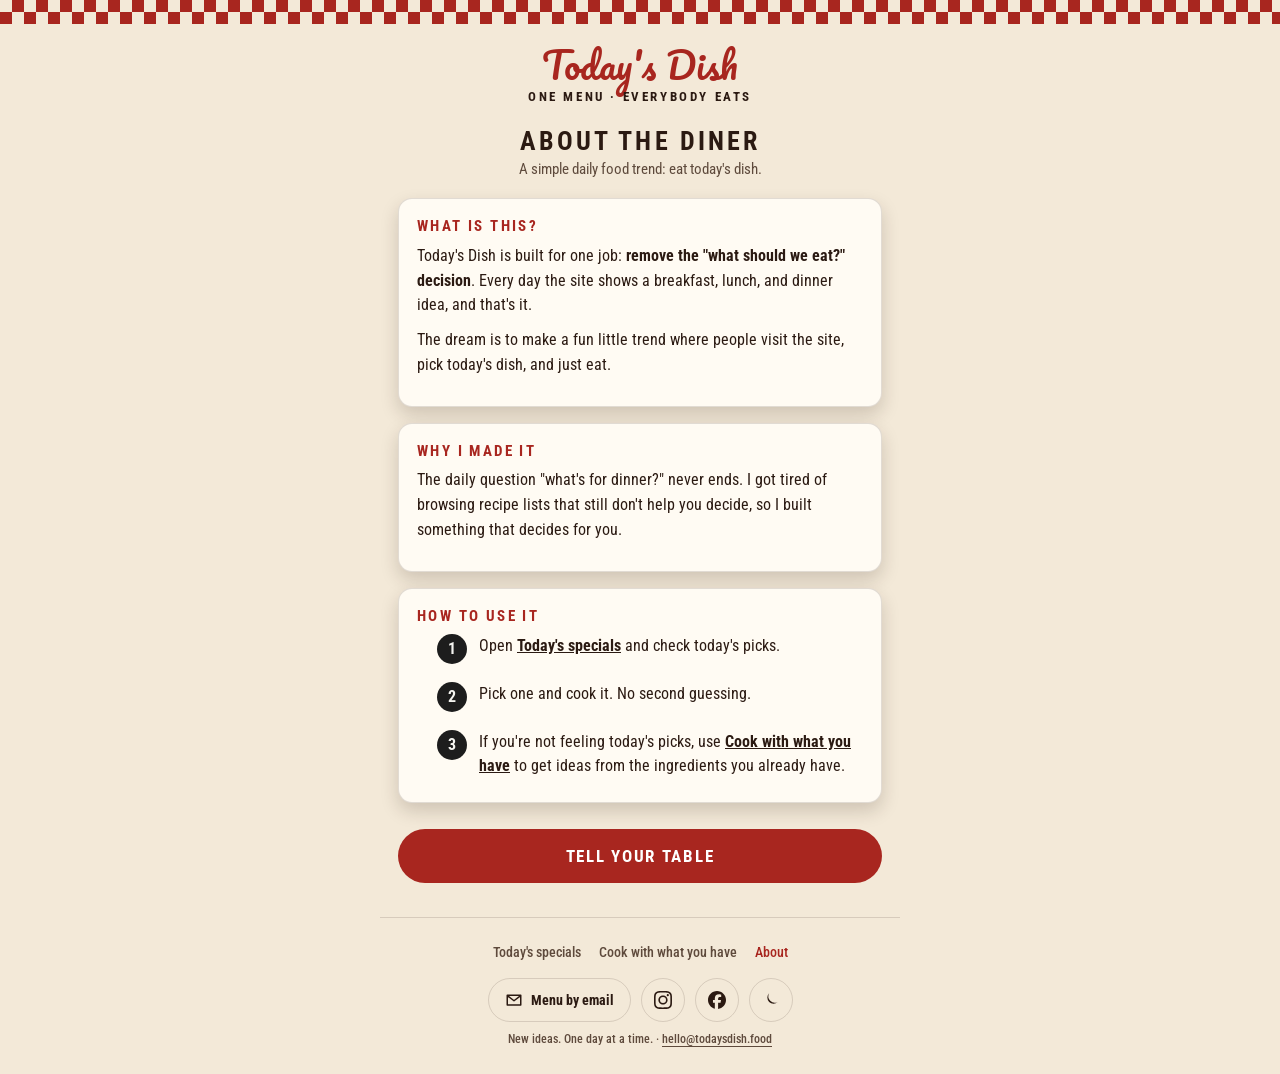
<file: about.html>
<!DOCTYPE html>
<html lang="en">
<head>
<meta charset="UTF-8">
<title>About • Today's Dish</title>
<meta name="viewport" content="width=device-width, initial-scale=1">
<meta name="description" content="Today's Dish removes the daily what-should-we-eat decision. One menu, and everybody eats.">
<link rel="preconnect" href="https://fonts.googleapis.com">
<link rel="preconnect" href="https://fonts.gstatic.com" crossorigin>
<link href="https://fonts.googleapis.com/css2?family=Pacifico&family=Roboto+Condensed:wght@500;700&display=swap" rel="stylesheet">
<link rel="stylesheet" href="assets/diner.css?v=20261110g">
<link rel="icon" href="assets/icon.svg" type="image/svg+xml">
<link rel="icon" href="assets/icon-192.png" type="image/png" sizes="192x192">
<link rel="apple-touch-icon" href="assets/apple-touch-icon.png">
<link rel="manifest" href="manifest.webmanifest">
<meta name="theme-color" content="#A8261F">
<!-- Microsoft Clarity (visitor analytics) -->
<script type="text/javascript">
    (function(c,l,a,r,i,t,y){
        c[a]=c[a]||function(){(c[a].q=c[a].q||[]).push(arguments)};
        t=l.createElement(r);t.async=1;t.src="https://www.clarity.ms/tag/"+i;
        y=l.getElementsByTagName(r)[0];y.parentNode.insertBefore(t,y);
    })(window, document, "clarity", "script", "z5w3vgtm2a");
</script>
<style>
.about { display: flex; flex-direction: column; gap: 16px; margin-top: 20px; }
.about h2 { font-size: 15px; letter-spacing: 0.16em; text-transform: uppercase; color: var(--red); }
.steps { list-style: none; margin: 0; padding: 0; display: flex; flex-direction: column; gap: 12px; }
.steps li { display: flex; gap: 12px; align-items: flex-start; line-height: 1.5; font-size: 16px; }
.step-num {
  flex-shrink: 0;
  width: 30px;
  height: 30px;
  border-radius: 50%;
  background: var(--felt);
  color: var(--letter);
  display: flex;
  align-items: center;
  justify-content: center;
  font-weight: 700;
}
</style>
</head>

<body>
<script src="assets/common.js?v=20261110g"></script>
<div class="checker" aria-hidden="true"></div>

<header class="site-header">
  <a class="logo" href="./index.html">Today's Dish</a>
  <p class="tagline">One menu · Everybody eats</p>
</header>

<main class="wrap">
  <h1 class="page-title">About the diner</h1>
  <p class="page-sub">A simple daily food trend: eat today's dish.</p>

  <div class="about">
    <section class="card">
      <h2>What is this?</h2>
      <p>Today's Dish is built for one job: <b>remove the "what should we eat?" decision</b>. Every day the site shows a breakfast, lunch, and dinner idea, and that's it.</p>
      <p>The dream is to make a fun little trend where people visit the site, pick today's dish, and just eat.</p>
    </section>

    <section class="card">
      <h2>Why I made it</h2>
      <p>The daily question "what's for dinner?" never ends. I got tired of browsing recipe lists that still don't help you decide, so I built something that decides for you.</p>
    </section>

    <section class="card">
      <h2>How to use it</h2>
      <ol class="steps">
        <li><span class="step-num">1</span><span>Open <a href="./index.html"><b>Today's specials</b></a> and check today's picks.</span></li>
        <li><span class="step-num">2</span><span>Pick one and cook it. No second guessing.</span></li>
        <li><span class="step-num">3</span><span>If you're not feeling today's picks, use <a href="./cook.html"><b>Cook with what you have</b></a> to get ideas from the ingredients you already have.</span></li>
      </ol>
    </section>
  </div>

  <div class="actions-col">
    <button type="button" class="btn-primary" onclick="openShareModal()">Tell your table</button>
  </div>
</main>

<footer class="site-footer">
  <a href="./index.html">Today's specials</a>
  <a href="./cook.html">Cook with what you have</a>
  <a href="./about.html" aria-current="page">About</a>
  <div class="footer-social">
    <a class="ig-link" href="https://www.instagram.com/todaysdish.food/" target="_blank" rel="noopener"><svg width="18" height="18" viewBox="0 0 24 24" aria-hidden="true"><path fill="currentColor" d="M7.0301.084c-1.2768.0602-2.1487.264-2.911.5634-.7888.3075-1.4575.72-2.1228 1.3877-.6652.6677-1.075 1.3368-1.3802 2.127-.2954.7638-.4956 1.6365-.552 2.914-.0564 1.2775-.0689 1.6882-.0626 4.947.0062 3.2586.0206 3.6671.0825 4.9473.061 1.2765.264 2.1482.5635 2.9107.308.7889.72 1.4573 1.388 2.1228.6679.6655 1.3365 1.0743 2.1285 1.38.7632.295 1.6361.4961 2.9134.552 1.2773.056 1.6884.069 4.9462.0627 3.2578-.0062 3.668-.0207 4.9478-.0814 1.28-.0607 2.147-.2652 2.9098-.5633.7889-.3086 1.4578-.72 2.1228-1.3881.665-.6682 1.0745-1.3378 1.3795-2.1284.2957-.7632.4966-1.636.552-2.9124.056-1.2809.0692-1.6898.063-4.948-.0063-3.2583-.021-3.6668-.0817-4.9465-.0607-1.2797-.264-2.1487-.5633-2.9117-.3084-.7889-.72-1.4568-1.3876-2.1228C21.2982 1.33 20.628.9208 19.8378.6165 19.074.321 18.2017.1197 16.9244.0645 15.6471.0093 15.236-.005 11.977.0014 8.718.0076 8.31.0215 7.0301.0839m.1402 21.6932c-1.17-.0509-1.8053-.2453-2.2287-.408-.5606-.216-.96-.4771-1.3819-.895-.422-.4178-.6811-.8186-.9-1.378-.1644-.4234-.3624-1.058-.4171-2.228-.0595-1.2645-.072-1.6442-.079-4.848-.007-3.2037.0053-3.583.0607-4.848.05-1.169.2456-1.805.408-2.2282.216-.5613.4762-.96.895-1.3816.4188-.4217.8184-.6814 1.3783-.9003.423-.1651 1.0575-.3614 2.227-.4171 1.2655-.06 1.6447-.072 4.848-.079 3.2033-.007 3.5835.005 4.8495.0608 1.169.0508 1.8053.2445 2.228.408.5608.216.96.4754 1.3816.895.4217.4194.6816.8176.9005 1.3787.1653.4217.3617 1.056.4169 2.2263.0602 1.2655.0739 1.645.0796 4.848.0058 3.203-.0055 3.5834-.061 4.848-.051 1.17-.245 1.8055-.408 2.2294-.216.5604-.4763.96-.8954 1.3814-.419.4215-.8181.6811-1.3783.9-.4224.1649-1.0577.3617-2.2262.4174-1.2656.0595-1.6448.072-4.8493.079-3.2045.007-3.5825-.006-4.848-.0608M16.953 5.5864A1.44 1.44 0 1 0 18.39 4.144a1.44 1.44 0 0 0-1.437 1.4424M5.8385 12.012c.0067 3.4032 2.7706 6.1557 6.173 6.1493 3.4026-.0065 6.157-2.7701 6.1506-6.1733-.0065-3.4032-2.771-6.1565-6.174-6.1498-3.403.0067-6.156 2.771-6.1496 6.1738M8 12.0077a4 4 0 1 1 4.008 3.9921A3.9996 3.9996 0 0 1 8 12.0077"/></svg><span class="sr-only">Instagram</span></a>
    <a class="ig-link" href="https://www.facebook.com/todaysdish.food" target="_blank" rel="noopener"><svg width="18" height="18" viewBox="0 0 24 24" aria-hidden="true"><path fill="currentColor" d="M9.101 23.691v-7.98H6.627v-3.667h2.474v-1.58c0-4.085 1.848-5.978 5.858-5.978.401 0 .955.042 1.468.103a8.68 8.68 0 0 1 1.141.195v3.325a8.623 8.623 0 0 0-.653-.036 26.805 26.805 0 0 0-.733-.009c-.707 0-1.259.096-1.675.309a1.686 1.686 0 0 0-.679.622c-.258.42-.374.995-.374 1.752v1.297h3.919l-.386 2.103-.287 1.564h-3.246v8.245C19.396 23.238 24 18.179 24 12.044c0-6.627-5.373-12-12-12s-12 5.373-12 12c0 5.628 3.874 10.35 9.101 11.647Z"/></svg><span class="sr-only">Facebook</span></a>
    <button type="button" class="theme-btn" onclick="toggleDark()" aria-label="Toggle dark mode">
      <svg width="18" height="18" viewBox="0 0 24 24" aria-hidden="true"><path d="M21 14.5A8.5 8.5 0 0 1 9.5 3a7 7 0 1 0 11.5 11.5Z" fill="currentColor"/></svg>
    </button>
  </div>
  <p class="footer-note">New ideas. One day at a time.</p>
</footer>
</body>
</html>
</file>
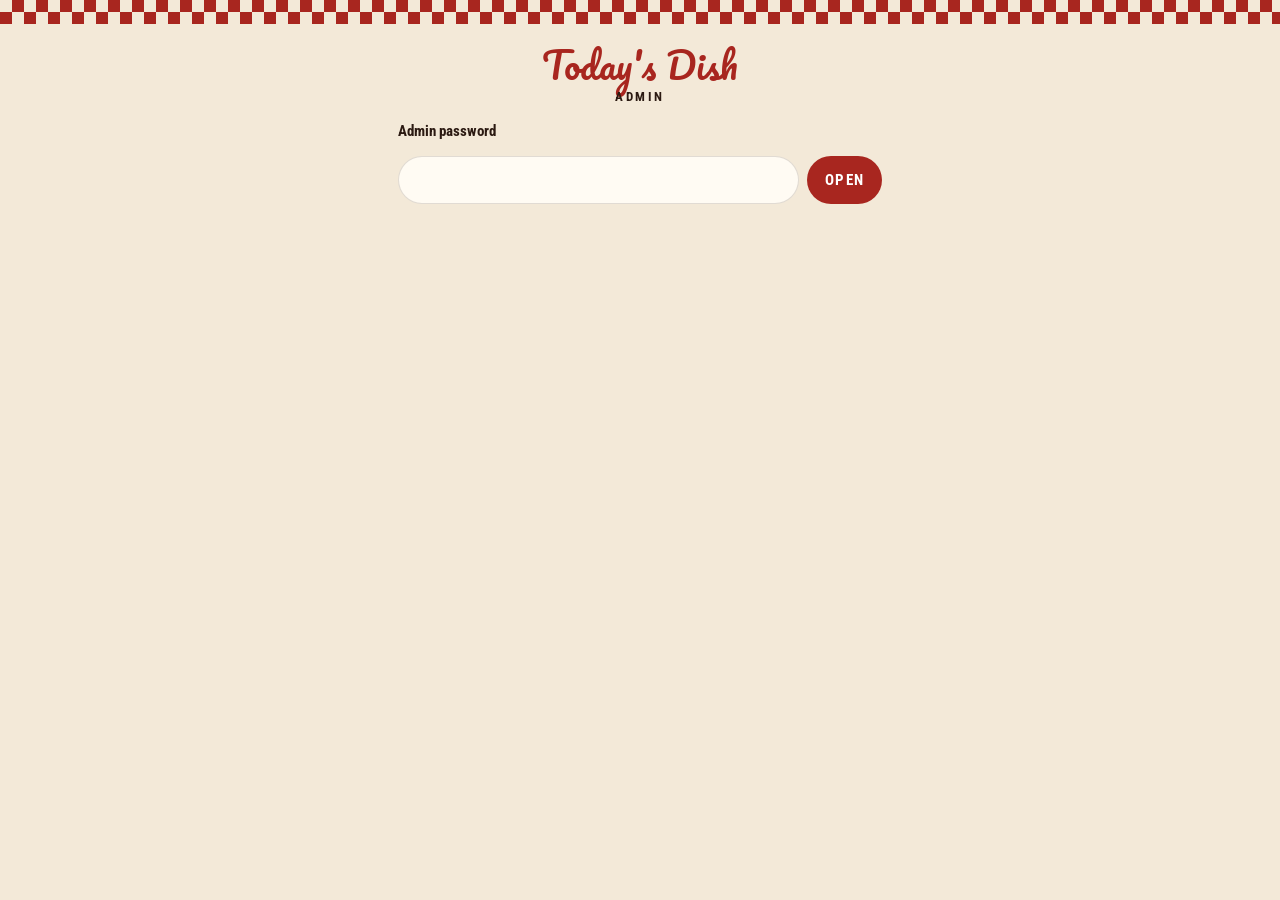
<file: admin.html>
<!DOCTYPE html>
<html lang="en">
<head>
<meta charset="UTF-8">
<title>Admin • Today's Dish</title>
<meta name="viewport" content="width=device-width, initial-scale=1">
<meta name="robots" content="noindex, nofollow">
<link rel="preconnect" href="https://fonts.googleapis.com">
<link rel="preconnect" href="https://fonts.gstatic.com" crossorigin>
<link href="https://fonts.googleapis.com/css2?family=Pacifico&family=Roboto+Condensed:wght@500;700&display=swap" rel="stylesheet">
<link rel="stylesheet" href="assets/diner.css?v=20261110g">
<link rel="icon" href="assets/icon.svg" type="image/svg+xml">
<meta name="theme-color" content="#A8261F">
<!-- No analytics here on purpose: session recording would capture subscriber addresses.
     The list comes from the Worker (/admin/subscribers) and needs the ADMIN_KEY secret as the
     password, so this page holds nothing private itself. -->
<style>
.admin { margin-top: 18px; }
.admin [hidden] { display: none !important; }
.admin > form, #panel { display: flex; flex-direction: column; gap: 16px; }
#panel .page-title { margin-top: 0; }
.login { display: flex; flex-direction: column; gap: 10px; }
.login label { font-weight: 700; font-size: 15px; }
.login-row { display: flex; gap: 8px; }
.login .news-input { background: var(--card); }
.msg { min-height: 1.3em; margin: 0; font-size: 14px; color: var(--red); font-weight: 700; }
.stats { display: grid; grid-template-columns: repeat(3, 1fr); gap: 10px; }
.stat { background: var(--card); border: 1px solid var(--border); border-radius: 14px; padding: 14px 10px; text-align: center; }
.stat b { display: block; font-size: 30px; line-height: 1.1; font-variant-numeric: tabular-nums; }
.stat span { font-size: 12px; font-weight: 700; letter-spacing: 0.1em; text-transform: uppercase; color: var(--muted); }
.stat.active b { color: var(--red); }
.week { margin: 0; font-size: 15px; line-height: 1.5; color: var(--muted); text-align: center; }
.tools { display: flex; gap: 8px; flex-wrap: wrap; align-items: center; }
.tools .news-input { flex: 1; min-width: 160px; background: var(--card); }
.chip {
  min-height: 40px; padding: 0 14px; border: 1px solid var(--border); border-radius: 999px;
  background: transparent; color: var(--ink); font: 700 13px "Roboto Condensed", Arial, sans-serif;
  letter-spacing: 0.06em; text-transform: uppercase; cursor: pointer;
}
.chip[aria-pressed="true"] { background: var(--ink); color: var(--bg); border-color: var(--ink); }
.list { list-style: none; margin: 0; padding: 0; background: var(--card); border: 1px solid var(--border); border-radius: 14px; overflow: hidden; }
.list li { display: flex; align-items: center; gap: 10px; padding: 12px 14px; border-top: 1px solid var(--border); }
.list li:first-child { border-top: none; }
.who { flex: 1; min-width: 0; }
.who .addr { font-weight: 700; font-size: 16px; overflow-wrap: anywhere; }
.who .when { font-size: 13px; color: var(--muted); }
.tag { flex-shrink: 0; font-size: 11px; font-weight: 700; letter-spacing: 0.08em; text-transform: uppercase; padding: 4px 9px; border-radius: 999px; border: 1px solid var(--border); color: var(--muted); }
.tag.active { background: var(--gold); border-color: var(--gold); color: #2B1A12; }
.remove { flex-shrink: 0; min-height: 36px; padding: 0 10px; border: none; background: none; color: var(--red); font: 700 13px "Roboto Condensed", Arial, sans-serif; text-decoration: underline; text-underline-offset: 3px; cursor: pointer; }
.empty { padding: 22px 14px; text-align: center; color: var(--muted); }
.signout { align-self: center; }
</style>
</head>
<body data-no-popup>
<script src="assets/common.js?v=20261110g"></script>
<div class="checker" aria-hidden="true"></div>

<header class="site-header">
  <a class="logo" href="./index.html">Today's Dish</a>
  <p class="tagline">Admin</p>
</header>

<main class="wrap admin">
  <form class="login" id="login" onsubmit="return signIn(event)">
    <label for="key">Admin password</label>
    <div class="login-row">
      <input class="news-input" id="key" type="password" autocomplete="current-password" required>
      <button class="news-btn" type="submit">Open</button>
    </div>
    <p class="msg" id="loginMsg" role="status"></p>
  </form>

  <section id="panel" hidden>
    <h1 class="page-title">The Monday menu</h1>
    <div class="stats">
      <div class="stat active"><b id="nActive">0</b><span>Subscribed</span></div>
      <div class="stat"><b id="nPending">0</b><span>Not confirmed</span></div>
      <div class="stat"><b id="nGone">0</b><span>Unsubscribed</span></div>
    </div>
    <p class="week" id="week"></p>
    <div class="tools">
      <input class="news-input" id="search" type="search" placeholder="Search emails" aria-label="Search emails" oninput="render()">
      <button type="button" class="chip" data-filter="active" aria-pressed="true" onclick="setFilter(this)">Subscribed</button>
      <button type="button" class="chip" data-filter="all" aria-pressed="false" onclick="setFilter(this)">Everyone</button>
      <button type="button" class="chip" onclick="exportCsv()">Download CSV</button>
    </div>
    <ul class="list" id="list"></ul>
    <p class="msg" id="panelMsg" role="status"></p>
    <button type="button" class="text-link link-btn signout" onclick="signOut()">Sign out</button>
  </section>
</main>

<script>
const API = "https://todaysdish-ingredients.mattbrianburnett.workers.dev/admin/";
const KEY = "todaysdish_admin"; // this browser tab only (sessionStorage), gone when it closes
let rows = [], filter = "active", data = null;

function getKey() { try { return sessionStorage.getItem(KEY) || ""; } catch (e) { return ""; } }
function setKey(v) { try { v ? sessionStorage.setItem(KEY, v) : sessionStorage.removeItem(KEY); } catch (e) {} }

async function api(path, init = {}) {
  const r = await fetch(API + path, { ...init, headers: { ...(init.headers || {}), Authorization: "Bearer " + getKey() } });
  const j = await r.json().catch(() => ({}));
  if (!r.ok) { const e = new Error(j.error || "Couldn't reach the Worker"); e.status = r.status; throw e; }
  return j;
}

async function load() {
  data = await api("subscribers");
  rows = data.subscribers || [];
  document.getElementById("login").hidden = true;
  document.getElementById("panel").hidden = false;
  render();
}

async function signIn(e) {
  e.preventDefault();
  const msg = document.getElementById("loginMsg");
  setKey(document.getElementById("key").value.trim());
  msg.textContent = "Checking…";
  try {
    await load();
    msg.textContent = "";
  } catch (err) {
    setKey("");
    msg.textContent = err.message;
  }
  return false;
}
function signOut() {
  setKey("");
  location.reload();
}

const fmt = t => t ? new Date(t).toLocaleDateString("en-GB", { day: "numeric", month: "short", year: "numeric" }) : "";
const LABEL = { active: "Subscribed", pending: "Not confirmed", unsubscribed: "Unsubscribed" };

function render() {
  const count = s => rows.filter(r => r.status === s).length;
  document.getElementById("nActive").textContent = count("active");
  document.getElementById("nPending").textContent = count("pending");
  document.getElementById("nGone").textContent = count("unsubscribed");

  const w = data && data.this_week;
  document.getElementById("week").textContent = !data.email_sending
    ? "Email sending is off: the RESEND_API_KEY secret isn't set."
    : w && w.done ? `Week of ${fmt(Date.parse(w.week))}: sent to ${w.sent}.`
    : w ? `Week of ${fmt(Date.parse(w.week))}: sending, ${w.sent} so far${w.paused_until ? ", carrying on " + fmt(Date.parse(w.paused_until)) : ""}.`
    : "The next email goes out Monday at 06:00 South African time.";

  const q = document.getElementById("search").value.trim().toLowerCase();
  const shown = rows.filter(r => (filter === "all" || r.status === filter) && (!q || r.email.includes(q)));
  const list = document.getElementById("list");
  if (!shown.length) {
    list.innerHTML = `<li class="empty">${rows.length ? "Nobody matches." : "No sign-ups yet."}</li>`;
    return;
  }
  list.replaceChildren(...shown.map(r => {
    const li = document.createElement("li");
    const who = document.createElement("div");
    who.className = "who";
    const addr = document.createElement("div");
    addr.className = "addr";
    addr.textContent = r.email;
    const when = document.createElement("div");
    when.className = "when";
    when.textContent = r.confirmed_at ? "Since " + fmt(r.confirmed_at) : "Signed up " + fmt(r.created_at);
    who.append(addr, when);
    const tag = document.createElement("span");
    tag.className = "tag " + r.status;
    tag.textContent = LABEL[r.status] || r.status;
    const rm = document.createElement("button");
    rm.type = "button";
    rm.className = "remove";
    rm.textContent = "Remove";
    rm.setAttribute("aria-label", "Remove " + r.email);
    rm.onclick = () => removeOne(r.email);
    li.append(who, tag, rm);
    return li;
  }));
}

function setFilter(btn) {
  filter = btn.dataset.filter;
  document.querySelectorAll(".chip[data-filter]").forEach(b => b.setAttribute("aria-pressed", b === btn ? "true" : "false"));
  render();
}

async function removeOne(email) {
  if (!confirm(`Remove ${email} completely? They won't get any more emails, and their address is deleted.`)) return;
  const msg = document.getElementById("panelMsg");
  try {
    await api("remove", { method: "POST", headers: { "Content-Type": "application/json" }, body: JSON.stringify({ email }) });
    rows = rows.filter(r => r.email !== email);
    render();
    showToast("Removed ✅");
    msg.textContent = "";
  } catch (err) {
    msg.textContent = err.message;
  }
}

function exportCsv() {
  const lines = [["email", "status", "signed_up", "confirmed"], ...rows.map(r => [r.email, r.status, fmt(r.created_at), fmt(r.confirmed_at)])];
  const csv = lines.map(l => l.map(v => `"${String(v).replace(/"/g, '""')}"`).join(",")).join("\n");
  const a = document.createElement("a");
  a.href = URL.createObjectURL(new Blob([csv], { type: "text/csv" }));
  a.download = "todaysdish-subscribers.csv";
  a.click();
  URL.revokeObjectURL(a.href);
}

// Still signed in from earlier in this tab
if (getKey()) load().catch(() => { setKey(""); });
</script>
</body>
</html>
</file>
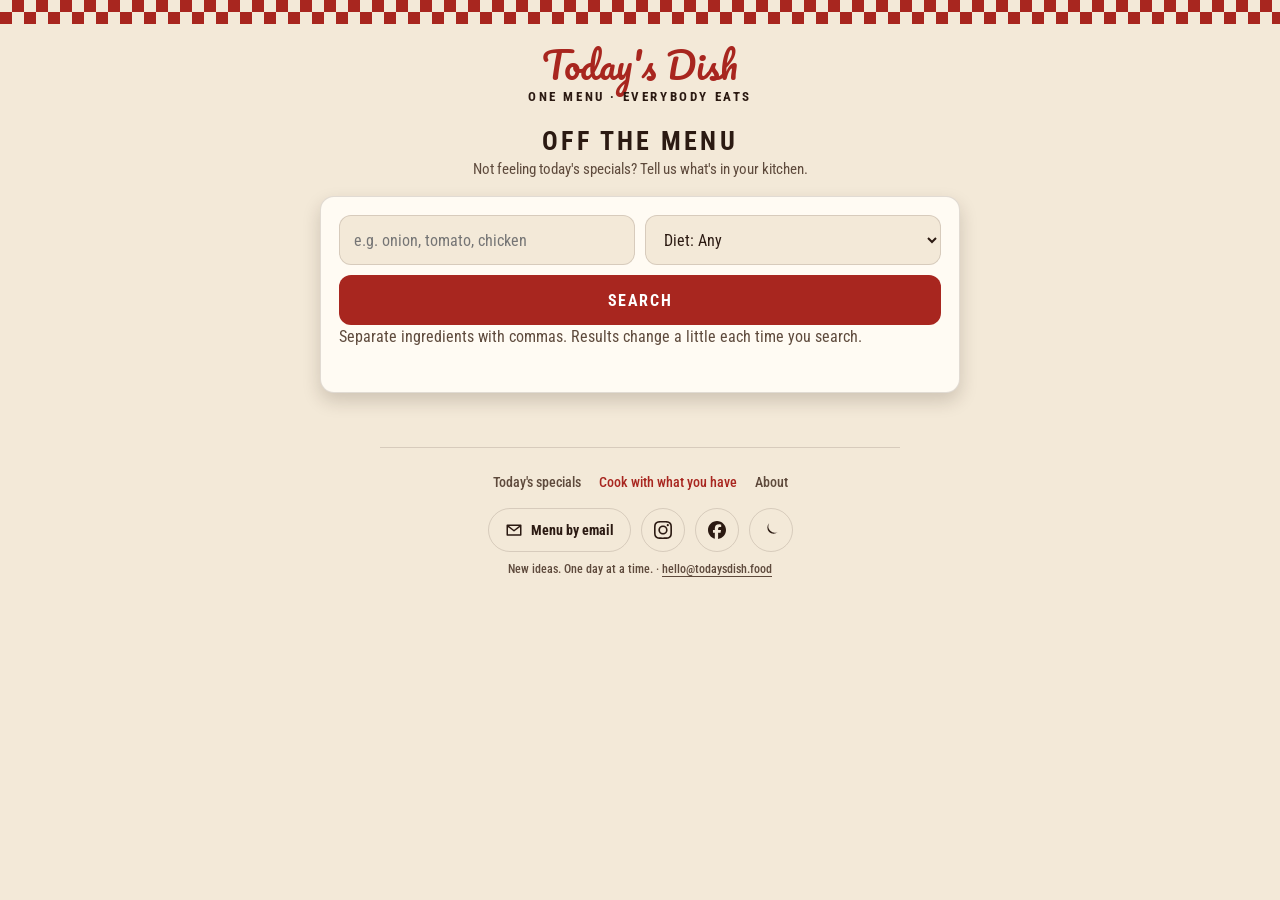
<file: cook.html>
<!DOCTYPE html>
<html lang="en">
<head>
<meta charset="UTF-8">
<title>Cook with what you have • Today's Dish</title>
<meta name="viewport" content="width=device-width, initial-scale=1">
<meta name="description" content="Type what's in your kitchen and get meal ideas, with what you're missing.">
<link rel="preconnect" href="https://fonts.googleapis.com">
<link rel="preconnect" href="https://fonts.gstatic.com" crossorigin>
<link href="https://fonts.googleapis.com/css2?family=Pacifico&family=Roboto+Condensed:wght@500;700&display=swap" rel="stylesheet">
<link rel="stylesheet" href="assets/diner.css?v=20261110g">
<link rel="icon" href="assets/icon.svg" type="image/svg+xml">
<link rel="icon" href="assets/icon-192.png" type="image/png" sizes="192x192">
<link rel="apple-touch-icon" href="assets/apple-touch-icon.png">
<link rel="manifest" href="manifest.webmanifest">
<meta name="theme-color" content="#A8261F">
<!-- Microsoft Clarity (visitor analytics) -->
<script type="text/javascript">
    (function(c,l,a,r,i,t,y){
        c[a]=c[a]||function(){(c[a].q=c[a].q||[]).push(arguments)};
        t=l.createElement(r);t.async=1;t.src="https://www.clarity.ms/tag/"+i;
        y=l.getElementsByTagName(r)[0];y.parentNode.insertBefore(t,y);
    })(window, document, "clarity", "script", "z5w3vgtm2a");
</script>
<style>
.search-box { margin-top: 18px; max-width: 640px; margin-left: auto; margin-right: auto; }
.search-row { display: flex; gap: 10px; flex-wrap: wrap; }
.input {
  flex: 1 1 240px;
  min-width: 0;
  min-height: 50px;
  padding: 0 14px;
  border-radius: 12px;
  border: 1px solid var(--border);
  background: var(--bg);
  color: var(--ink);
  font-family: inherit;
  font-size: 16px;
}
.search-row .btn-primary { flex: 1 1 140px; width: auto; min-height: 50px; border-radius: 12px; font-size: 16px; }
.help { margin: 10px 0 0; color: var(--muted); font-size: 14px; }
.status { margin-top: 6px; color: var(--muted); font-size: 14px; font-weight: 700; min-height: 1em; }

.grid { display: grid; grid-template-columns: repeat(auto-fill, minmax(min(300px, 100%), 1fr)); gap: 18px; margin-top: 20px; }
.result { display: flex; flex-direction: column; padding: 14px; }
.result h2 { margin: 0 0 14px; font-size: 19px; }
.result-photo {
  display: block;
  padding: 0;
  margin: 0 0 12px;
  border: none;
  border-radius: 10px;
  overflow: hidden;
  background: var(--bg);
  aspect-ratio: 3 / 2;
  cursor: pointer;
}
.result-photo img {
  width: 100%;
  height: 100%;
  margin: 0;
  border-radius: 0;
  object-fit: cover;
  transition: transform 200ms var(--ease-out);
}
@media (hover: hover) and (pointer: fine) { .result-photo:hover img { transform: scale(1.03); } }
@media (prefers-reduced-motion: reduce) { .result-photo img { transition: none; } .result-photo:hover img { transform: none; } }
.result .inline-btn { margin-top: auto; align-self: stretch; }
.inline-btn {
  min-height: 44px;
  padding: 0 16px;
  border-radius: 999px;
  border: 2px solid var(--btn);
  background: transparent;
  color: var(--ink);
  font-family: inherit;
  font-size: 14px;
  font-weight: 700;
  letter-spacing: 0.06em;
  text-transform: uppercase;
  cursor: pointer;
}
.small { color: var(--muted); font-size: 14px; }

.spinner-overlay { position: fixed; inset: 0; background: rgba(20, 12, 8, 0.45); display: none; align-items: center; justify-content: center; z-index: 9999; }
.spinner-box { background: var(--card); border-radius: 14px; padding: 16px 18px; box-shadow: var(--shadow); display: flex; gap: 12px; align-items: center; }
.spinner { width: 22px; height: 22px; border-radius: 50%; border: 3px solid var(--border); border-top-color: var(--btn); animation: spin 0.9s linear infinite; }
@keyframes spin { to { transform: rotate(360deg); } }
</style>
</head>

<body>
<script src="assets/common.js?v=20261110g"></script>
<div class="spinner-overlay" id="spinnerOverlay">
  <div class="spinner-box" role="status">
    <div class="spinner"></div>
    <div class="small" id="spinnerText">Loading…</div>
  </div>
</div>
<div class="checker" aria-hidden="true"></div>

<header class="site-header">
  <a class="logo" href="./index.html">Today's Dish</a>
  <p class="tagline">One menu · Everybody eats</p>
</header>

<main class="wrap wide">
  <h1 class="page-title">Off the menu</h1>
  <p class="page-sub">Not feeling today's specials? Tell us what's in your kitchen.</p>

  <div class="card search-box">
    <div class="search-row">
      <input class="input" id="ingredientsInput" placeholder="e.g. onion, tomato, chicken" aria-label="Ingredients you have" enterkeyhint="search">
      <select class="input" id="dietSelect" aria-label="Diet">
        <option value="any" selected>Diet: Any</option>
        <option value="vegan">Diet: Vegan only</option>
        <option value="glutenfree">Diet: Gluten-free (best effort)</option>
        <option value="vegan_glutenfree">Diet: Vegan + Gluten-free (best effort)</option>
      </select>
      <button type="button" class="btn-primary" id="searchBtn" onclick="searchByIngredients()">Search</button>
    </div>
    <p class="help">Separate ingredients with commas. Results change a little each time you search.</p>
    <div class="status" id="searchStatus" aria-live="polite"></div>
  </div>

  <div id="resultsGrid" class="grid"></div>
</main>

<!-- Recipe sheet, opened from a result's photo or its button -->
<div class="overlay" id="cookRecipeOverlay">
  <div class="sheet" role="dialog" aria-modal="true" aria-labelledby="cookRecipeName">
    <div class="sheet-head">
      <div class="sheet-title">Off the menu</div>
      <button type="button" class="close-btn" onclick="closeOverlay('cookRecipeOverlay')" aria-label="Close">✕</button>
    </div>
    <div id="cookRecipeImg"></div>
    <p class="sheet-meal" id="cookRecipeMeal"></p>
    <h2 class="sheet-name" id="cookRecipeName"></h2>
    <p class="sheet-meta" id="cookRecipeMeta"></p>
    <div id="cookRecipeMissing"></div>
    <h3>Ingredients</h3>
    <ul id="cookRecipeIngredients"></ul>
    <h3>Method</h3>
    <ol id="cookRecipeSteps"></ol>
  </div>
</div>

<footer class="site-footer">
  <a href="./index.html">Today's specials</a>
  <a href="./cook.html" aria-current="page">Cook with what you have</a>
  <a href="./about.html">About</a>
  <div class="footer-social">
    <a class="ig-link" href="https://www.instagram.com/todaysdish.food/" target="_blank" rel="noopener"><svg width="18" height="18" viewBox="0 0 24 24" aria-hidden="true"><path fill="currentColor" d="M7.0301.084c-1.2768.0602-2.1487.264-2.911.5634-.7888.3075-1.4575.72-2.1228 1.3877-.6652.6677-1.075 1.3368-1.3802 2.127-.2954.7638-.4956 1.6365-.552 2.914-.0564 1.2775-.0689 1.6882-.0626 4.947.0062 3.2586.0206 3.6671.0825 4.9473.061 1.2765.264 2.1482.5635 2.9107.308.7889.72 1.4573 1.388 2.1228.6679.6655 1.3365 1.0743 2.1285 1.38.7632.295 1.6361.4961 2.9134.552 1.2773.056 1.6884.069 4.9462.0627 3.2578-.0062 3.668-.0207 4.9478-.0814 1.28-.0607 2.147-.2652 2.9098-.5633.7889-.3086 1.4578-.72 2.1228-1.3881.665-.6682 1.0745-1.3378 1.3795-2.1284.2957-.7632.4966-1.636.552-2.9124.056-1.2809.0692-1.6898.063-4.948-.0063-3.2583-.021-3.6668-.0817-4.9465-.0607-1.2797-.264-2.1487-.5633-2.9117-.3084-.7889-.72-1.4568-1.3876-2.1228C21.2982 1.33 20.628.9208 19.8378.6165 19.074.321 18.2017.1197 16.9244.0645 15.6471.0093 15.236-.005 11.977.0014 8.718.0076 8.31.0215 7.0301.0839m.1402 21.6932c-1.17-.0509-1.8053-.2453-2.2287-.408-.5606-.216-.96-.4771-1.3819-.895-.422-.4178-.6811-.8186-.9-1.378-.1644-.4234-.3624-1.058-.4171-2.228-.0595-1.2645-.072-1.6442-.079-4.848-.007-3.2037.0053-3.583.0607-4.848.05-1.169.2456-1.805.408-2.2282.216-.5613.4762-.96.895-1.3816.4188-.4217.8184-.6814 1.3783-.9003.423-.1651 1.0575-.3614 2.227-.4171 1.2655-.06 1.6447-.072 4.848-.079 3.2033-.007 3.5835.005 4.8495.0608 1.169.0508 1.8053.2445 2.228.408.5608.216.96.4754 1.3816.895.4217.4194.6816.8176.9005 1.3787.1653.4217.3617 1.056.4169 2.2263.0602 1.2655.0739 1.645.0796 4.848.0058 3.203-.0055 3.5834-.061 4.848-.051 1.17-.245 1.8055-.408 2.2294-.216.5604-.4763.96-.8954 1.3814-.419.4215-.8181.6811-1.3783.9-.4224.1649-1.0577.3617-2.2262.4174-1.2656.0595-1.6448.072-4.8493.079-3.2045.007-3.5825-.006-4.848-.0608M16.953 5.5864A1.44 1.44 0 1 0 18.39 4.144a1.44 1.44 0 0 0-1.437 1.4424M5.8385 12.012c.0067 3.4032 2.7706 6.1557 6.173 6.1493 3.4026-.0065 6.157-2.7701 6.1506-6.1733-.0065-3.4032-2.771-6.1565-6.174-6.1498-3.403.0067-6.156 2.771-6.1496 6.1738M8 12.0077a4 4 0 1 1 4.008 3.9921A3.9996 3.9996 0 0 1 8 12.0077"/></svg><span class="sr-only">Instagram</span></a>
    <a class="ig-link" href="https://www.facebook.com/todaysdish.food" target="_blank" rel="noopener"><svg width="18" height="18" viewBox="0 0 24 24" aria-hidden="true"><path fill="currentColor" d="M9.101 23.691v-7.98H6.627v-3.667h2.474v-1.58c0-4.085 1.848-5.978 5.858-5.978.401 0 .955.042 1.468.103a8.68 8.68 0 0 1 1.141.195v3.325a8.623 8.623 0 0 0-.653-.036 26.805 26.805 0 0 0-.733-.009c-.707 0-1.259.096-1.675.309a1.686 1.686 0 0 0-.679.622c-.258.42-.374.995-.374 1.752v1.297h3.919l-.386 2.103-.287 1.564h-3.246v8.245C19.396 23.238 24 18.179 24 12.044c0-6.627-5.373-12-12-12s-12 5.373-12 12c0 5.628 3.874 10.35 9.101 11.647Z"/></svg><span class="sr-only">Facebook</span></a>
    <button type="button" class="theme-btn" onclick="toggleDark()" aria-label="Toggle dark mode">
      <svg width="18" height="18" viewBox="0 0 24 24" aria-hidden="true"><path d="M21 14.5A8.5 8.5 0 0 1 9.5 3a7 7 0 1 0 11.5 11.5Z" fill="currentColor"/></svg>
    </button>
  </div>
  <p class="footer-note">New ideas. One day at a time.</p>
</footer>

<script>
const WORKER_BASE_URL = "https://todaysdish-ingredients.mattbrianburnett.workers.dev";
// Each result costs one Worker call, so 24 keeps searches quick on mobile data
const TARGET_RESULTS = 24;
const CONCURRENCY = 5;
const CANDIDATE_SAMPLE_PER_TIER = 60;

/* Utilities */
function safeText(v) {
  return (v === null || v === undefined) ? "" : String(v);
}

function normalizeImageUrl(url) {
  const u = safeText(url).trim();
  if (!u) return "";
  // Force HTTPS for mobile mixed-content safety
  return u.replace(/^http:\/\//i, "https://");
}

function setStatus(msg) {
  const el = document.getElementById("searchStatus");
  if (!el) return;
  el.innerText = msg || "";
}

function setSearching(s) {
  const b = document.getElementById("searchBtn");
  if (!b) return;
  b.disabled = s;
  b.innerText = s ? "Searching…" : "Search";
}

function showSpinner(show, text) {
  const o = document.getElementById("spinnerOverlay");
  const t = document.getElementById("spinnerText");
  if (!o || !t) return;
  if (text) t.innerText = text;
  o.style.display = show ? "flex" : "none";
}

function effortBadge(level) {
  if (level === "Quick") return '<span class="badge good">Effort: Quick</span>';
  if (level === "Medium") return '<span class="badge">Effort: Medium</span>';
  if (level === "Involved") return '<span class="badge accent">Effort: Involved</span>';
  return '';
}

function el(tag, className, text) {
  const e = document.createElement(tag);
  if (className) e.className = className;
  if (text !== undefined) e.textContent = text;
  return e;
}

function missingBucket(m) {
  if (m <= 3) return 0;
  if (m <= 6) return 1;
  if (m <= 9) return 2;
  return 3;
}

/* Crypto shuffle */
function shuffle(arr) {
  for (let i = arr.length - 1; i > 0; i--) {
    const a = new Uint32Array(1);
    crypto.getRandomValues(a);
    const j = a[0] % (i + 1);
    [arr[i], arr[j]] = [arr[j], arr[i]];
  }
  return arr;
}

async function runPool(items, workerFn, concurrency) {
  let i = 0;
  const workers = new Array(concurrency).fill(0).map(async () => {
    while (i < items.length) {
      const idx = i++;
      await workerFn(items[idx], idx);
    }
  });
  await Promise.all(workers);
}

/* Anti-repeat top 3 */
function makeHistoryKey(raw, diet) {
  return "todaysdish_lastTop3_" + raw.trim().toLowerCase() + "_" + diet;
}

function loadLastTop3(raw, diet) {
  try {
    const v = localStorage.getItem(makeHistoryKey(raw, diet));
    return v ? JSON.parse(v) : [];
  } catch {
    return [];
  }
}

function saveLastTop3(raw, diet, ids) {
  try {
    localStorage.setItem(makeHistoryKey(raw, diet), JSON.stringify(ids.slice(0, 3)));
  } catch {}
}

/* Render card: photo on top at a fixed shape and the button pinned to the bottom,
   so cards in a row line up whatever the badge and title lengths */
function photoUrl(recipe) {
  const imgUrl = normalizeImageUrl(recipe.image);
  return imgUrl ? (WORKER_BASE_URL + "/img?u=" + encodeURIComponent(imgUrl)) : "";
}

function renderCard(recipe, matchedCount, requiredCount) {
  const card = el("article", "card result");
  const open = () => openCookRecipe(recipe, matchedCount, requiredCount);

  const photo = el("button", "result-photo");
  photo.type = "button";
  photo.setAttribute("aria-label", "See the recipe for " + safeText(recipe.name));
  photo.onclick = open;
  const src = photoUrl(recipe);
  if (src) {
    const img = el("img");
    img.src = src;
    img.alt = "";
    img.loading = "lazy";
    photo.append(img);
  }

  const badges = el("div", "badges");
  badges.innerHTML = effortBadge(recipe.effort);  // fixed markup, no recipe text
  badges.prepend(el("span", "badge good", "Matched inputs: " + matchedCount + "/" + requiredCount));
  if (recipe.category) badges.append(el("span", "badge", "Category: " + safeText(recipe.category)));
  badges.append(
    el("span", "badge", "Used: " + safeText(recipe.usedIngredientCount)),
    el("span", "badge accent", "Missing: " + safeText(recipe.missedIngredientCount))
  );

  const btn = el("button", "inline-btn", "Show full recipe");
  btn.type = "button";
  btn.onclick = open;

  card.append(photo, badges, el("h2", "", safeText(recipe.name)), btn);
  return card;
}

function openCookRecipe(recipe, matchedCount, requiredCount) {
  const wrap = document.getElementById("cookRecipeImg");
  const src = photoUrl(recipe);
  if (src) {
    const img = el("img", "sheet-img");
    img.src = src;
    img.alt = safeText(recipe.name);
    wrap.replaceChildren(img);
  } else {
    wrap.replaceChildren();
  }
  document.getElementById("cookRecipeMeal").textContent = recipe.category ? safeText(recipe.category) : "Recipe";
  document.getElementById("cookRecipeName").textContent = safeText(recipe.name);
  document.getElementById("cookRecipeMeta").textContent = [
    "Matched " + matchedCount + "/" + requiredCount,
    recipe.effort ? "Effort: " + recipe.effort : ""
  ].filter(Boolean).join(" · ");

  const missed = Array.isArray(recipe.missedIngredients) ? recipe.missedIngredients : [];
  const missing = document.getElementById("cookRecipeMissing");
  missing.replaceChildren(
    ...(missed.length
      ? [el("h3", "", "You'll also need"), listOf("ul", missed)]
      : [el("p", "small", "Looks like you have most of what's needed.")])
  );
  document.getElementById("cookRecipeIngredients").replaceChildren(...listItems(recipe.ingredients));
  document.getElementById("cookRecipeSteps").replaceChildren(...listItems(recipe.steps));
  openOverlay("cookRecipeOverlay");
}

function listItems(items) {
  return (Array.isArray(items) ? items : []).map(t => el("li", "", safeText(t)));
}
function listOf(tag, items) {
  const list = el(tag);
  list.append(...listItems(items));
  return list;
}
/* Main search */
async function searchByIngredients() {
  const rawEl = document.getElementById("ingredientsInput");
  const dietEl = document.getElementById("dietSelect");
  const gridEl = document.getElementById("resultsGrid");

  if (!rawEl || !dietEl || !gridEl) {
    setStatus("Page elements missing. Please refresh.");
    return;
  }

  const raw = rawEl.value.trim();
  const diet = dietEl.value;

  gridEl.innerHTML = "";
  setStatus("");

  if (!raw) {
    setStatus("Please enter ingredients separated by commas.");
    return;
  }

  setSearching(true);
  showSpinner(true, "Finding candidates…");

  try {
    const nonce = Date.now().toString() + "-" + Math.random().toString(16).slice(2);

    const searchUrl = WORKER_BASE_URL
      + "/search?ingredients=" + encodeURIComponent(raw)
      + "&number=" + encodeURIComponent(TARGET_RESULTS)
      + "&diet=" + encodeURIComponent(diet)
      + "&nonce=" + encodeURIComponent(nonce);

    const resp = await fetch(searchUrl, { cache: "no-store" });
    const data = await resp.json();

    if (!resp.ok) {
      setStatus("Error: " + (data && data.error ? data.error : "Request failed"));
      return;
    }

    let candidates = Array.isArray(data.results) ? data.results : [];
    const requiredCount = data.requiredCount || raw.split(",").map(s => s.trim()).filter(Boolean).length;

    if (!candidates.length) {
      setStatus("No matches found. Try different ingredient words.");
      return;
    }

    shuffle(candidates);

    // Sample per tier for variety
    const tiers = new Map();
    for (const c of candidates) {
      const k = c.matchedCount || 1;
      if (!tiers.has(k)) tiers.set(k, []);
      tiers.get(k).push(c);
    }

    const tierKeys = Array.from(tiers.keys()).sort((a, b) => b - a);
    const sampled = [];
    for (const k of tierKeys) {
      const arr = tiers.get(k);
      shuffle(arr);
      sampled.push(...arr.slice(0, CANDIDATE_SAMPLE_PER_TIER));
    }

    showSpinner(true, "Fetching recipe details…");
    setStatus("Fetching details… (rotating results)");

    const accepted = [];

    await runPool(sampled, async (c) => {
      if (accepted.length >= TARGET_RESULTS) return;

      const recipeUrl = WORKER_BASE_URL
        + "/recipe?id=" + encodeURIComponent(c.id)
        + "&ingredients=" + encodeURIComponent(raw)
        + "&diet=" + encodeURIComponent(diet)
        + "&nonce=" + encodeURIComponent(nonce);

      const r = await fetch(recipeUrl, { cache: "no-store" });
      const j = await r.json();
      if (j && j.error) return;

      j._matchedCount = c.matchedCount || 1;
      j._requiredCount = c.requiredCount || requiredCount;
      accepted.push(j);

      showSpinner(true, "Building list (" + accepted.length + "/" + TARGET_RESULTS + ")…");
    }, CONCURRENCY);

    if (!accepted.length) {
      setStatus("No recipes matched that diet filter. Try Diet: Any.");
      return;
    }

    // Bucket by (matchedCount + missing bucket) then shuffle within
    const buckets = new Map();
    for (const r of accepted) {
      const key = (r._matchedCount || 1) + "|" + missingBucket(r.missedIngredientCount || 99);
      if (!buckets.has(key)) buckets.set(key, []);
      buckets.get(key).push(r);
    }

    const keys = Array.from(buckets.keys()).sort((a, b) => {
      const [am, ab] = a.split("|").map(Number);
      const [bm, bb] = b.split("|").map(Number);
      if (bm !== am) return bm - am;
      return ab - bb;
    });

    let finalList = [];
    for (const k of keys) {
      const arr = buckets.get(k);
      shuffle(arr);
      for (const r of arr) {
        finalList.push(r);
        if (finalList.length >= TARGET_RESULTS) break;
      }
      if (finalList.length >= TARGET_RESULTS) break;
    }

    // Anti-repeat top 3
    const lastTop3 = loadLastTop3(raw, diet).map(String);
    if (lastTop3.length >= 1 && finalList.length >= 4) {
      const top3 = finalList.slice(0, 3);
      const rest = finalList.slice(3);

      const newTop = [];
      const pushed = [];

      for (const item of top3) {
        if (lastTop3.includes(String(item.id))) pushed.push(item);
        else newTop.push(item);
      }

      while (newTop.length < 3 && rest.length) newTop.push(rest.shift());
      finalList = newTop.concat(rest, pushed);
    }
    saveLastTop3(raw, diet, finalList.map(x => String(x.id)));

    let dietLabel = "Any";
    if (diet === "vegan") dietLabel = "Vegan only";
    if (diet === "glutenfree") dietLabel = "Gluten-free (best effort)";
    if (diet === "vegan_glutenfree") dietLabel = "Vegan + Gluten-free (best effort)";

    setStatus("Showing " + finalList.length + " ideas (Diet: " + dietLabel + ").");

    gridEl.replaceChildren(...finalList.map(r => renderCard(r, r._matchedCount || 1, r._requiredCount || requiredCount)));

  } catch (e) {
    setStatus("Something went wrong. Please try again.");
    console.log(e);
  } finally {
    showSpinner(false);
    setSearching(false);
  }
}

// Enter key triggers search
document.getElementById("ingredientsInput").addEventListener("keydown", (e) => {
  if (e.key === "Enter") searchByIngredients();
});
</script>
</body>
</html>
</file>
<file: assets/diner.css>
/* Today's Dish: shared diner letterboard theme for every page */
:root {
  --bg: #F3E9D8;
  --ink: #2B1A12;
  --muted: #5E4A3C;
  --red: #A8261F;
  --btn: #A8261F;
  --btn-text: #FFFFFF;
  --card: #FFFBF3;
  --border: rgba(43, 26, 18, 0.14);
  --frame: #8A5A35;
  --felt: #1D1D1D;
  --felt-line: #262626;
  --letter: #F4F4F0;
  --gold: #F2C14E;
  --shadow: 0 8px 18px rgba(43, 26, 18, 0.18);
  /* Motion tokens */
  --ease-out: cubic-bezier(0.23, 1, 0.32, 1);
  --ease-drawer: cubic-bezier(0.32, 0.72, 0, 1);
  --ease-in-out: cubic-bezier(0.77, 0, 0.175, 1);
  color-scheme: light;
}
body.dark {
  --bg: #17120E;
  --ink: #F3E9D8;
  --muted: #C9B8A6;
  --red: #F06A5F;
  --card: #221A14;
  --border: rgba(243, 233, 216, 0.14);
  --frame: #6B4529;
  --shadow: 0 10px 24px rgba(0, 0, 0, 0.45);
  color-scheme: dark;
}

* { box-sizing: border-box; }
body {
  margin: 0;
  min-height: 100vh;
  background: var(--bg);
  color: var(--ink);
  font-family: "Roboto Condensed", "Arial Narrow", Arial, sans-serif;
  -webkit-tap-highlight-color: transparent;
}
a { color: var(--ink); }
a:hover { color: var(--red); }
button { font-family: inherit; }
:focus-visible { outline: 3px solid var(--gold); outline-offset: 2px; }

.checker {
  height: 24px;
  background: repeating-conic-gradient(var(--btn) 0 25%, var(--bg) 0 50%) 0 0 / 24px 24px;
}

.wrap { max-width: 520px; margin: 0 auto; padding: 0 18px; }
.wrap.wide { max-width: 1100px; }

/* Header */
.site-header { text-align: center; padding: 18px 18px 0; }
.logo {
  font-family: "Pacifico", cursive;
  font-size: 36px;
  line-height: 1.25;
  color: var(--red);
  text-decoration: none;
}
.logo:hover { color: var(--red); }
.tagline {
  margin: 2px 0 0;
  font-size: 13px;
  font-weight: 700;
  letter-spacing: 0.2em;
  text-transform: uppercase;
}

/* Letterboard */
.board-frame {
  margin: 18px 0 0;
  padding: 10px;
  background: var(--frame);
  border-radius: 6px;
  box-shadow: var(--shadow);
}
.board {
  padding: 22px 14px;
  background-color: var(--felt);
  background-image: repeating-linear-gradient(180deg, var(--felt) 0 6px, var(--felt-line) 6px 8px);
  color: var(--letter);
  text-align: center;
  text-transform: uppercase;
  letter-spacing: 0.18em;
  font-weight: 500;
  display: flex;
  flex-direction: column;
  gap: 6px;
  min-height: 300px;
  justify-content: center;
}
.board-title { font-size: 21px; font-weight: 700; }
.board-date { font-size: 13px; }
.board-meal { margin-top: 10px; font-size: 15px; font-weight: 700; color: var(--gold); }
.board-dish { font-size: 17px; line-height: 1.35; }
button.board-dish { padding: 0; border: none; background: none; color: inherit; font-family: inherit; font-weight: inherit; letter-spacing: inherit; text-transform: inherit; cursor: pointer; }
@media (hover: hover) and (pointer: fine) { button.board-dish:hover { color: var(--gold); } }
.board-foot { margin-top: 10px; font-size: 12px; }
.board-next { font-size: 13px; color: var(--gold); }

/* How it works, for first-time visitors */
.howto {
  list-style: none;
  margin: 16px 0 0;
  padding: 0;
  display: grid;
  grid-template-columns: repeat(3, minmax(0, 1fr));
  gap: 10px;
  text-align: center;
  font-size: 14px;
  font-weight: 700;
  line-height: 1.3;
}
.howto[hidden] { display: none; }
.howto b {
  width: 28px;
  height: 28px;
  margin: 0 auto 6px;
  border-radius: 50%;
  background: var(--felt);
  color: var(--letter);
  display: flex;
  align-items: center;
  justify-content: center;
}

/* Photo tiles under the board */
.tiles { display: grid; grid-template-columns: repeat(3, minmax(0, 1fr)); gap: 10px; margin: 18px 0 0; }
.tile { display: flex; flex-direction: column; align-items: stretch; gap: 10px; text-align: center; }
.tile-open {
  display: flex;
  flex-direction: column;
  gap: 6px;
  padding: 0;
  border: none;
  background: transparent;
  color: var(--ink);
  cursor: pointer;
  text-align: center;
}
/* One-tap "I'm eating this" under each photo */
.tile-eat {
  min-height: 44px;
  padding: 0 6px;
  border: 2px solid var(--btn);
  border-radius: 999px;
  background: transparent;
  color: var(--ink);
  font-size: 14px;
  font-weight: 700;
  line-height: 1.1;
  cursor: pointer;
  transition: transform 160ms var(--ease-out), background-color 200ms ease, color 200ms ease;
}
.tile-eat[aria-pressed="true"] { background: var(--btn); color: var(--btn-text); }
.tile-eat:active { transform: scale(0.97); }
.tile-count { min-height: 1.2em; font-size: 13px; font-weight: 700; color: var(--red); }
.tile img {
  width: 100%;
  aspect-ratio: 1 / 1;
  border-radius: 8px;
  object-fit: cover;
  display: block;
  background: var(--card);
  transform: scale(var(--zoom, 1));
}
.tile-photo { position: relative; display: block; border-radius: 8px; overflow: hidden; }
/* "You're eating this" badge on the photo */
.tile-check {
  position: absolute;
  top: 6px;
  right: 6px;
  width: 28px;
  height: 28px;
  border-radius: 50%;
  background: var(--btn);
  color: #FFFFFF;
  font-size: 16px;
  font-weight: 700;
  display: flex;
  align-items: center;
  justify-content: center;
  box-shadow: 0 2px 6px rgba(0, 0, 0, 0.3);
  opacity: 0;
  transform: scale(0.9);
  transition: opacity 200ms var(--ease-out), transform 200ms var(--ease-out);
}
.tile.eating .tile-check { opacity: 1; transform: scale(1); }
.tile.eating .tile-photo { outline: 3px solid var(--btn); outline-offset: -3px; }
.tile-label { font-size: 17px; font-weight: 700; letter-spacing: 0.02em; }
.tile-time { margin-top: -6px; font-size: 14px; font-weight: 500; color: var(--muted); }
.tile-hint {
  font-size: 15px;
  font-weight: 500;
  color: var(--red);
}
@media (hover: hover) and (pointer: fine) { .tile-open:hover .tile-hint { text-decoration: underline; text-underline-offset: 3px; } }
.tile-photo { transition: transform 160ms var(--ease-out); }
@media (hover: hover) and (pointer: fine) { .tile-open:hover .tile-photo { transform: translateY(-2px); } }
.tile-open:active .tile-photo { transform: scale(0.97); }

/* "Cook from your fridge": the way off the menu, as its own card */
.fridge {
  margin: 14px 0 0;
  padding: 14px 14px 14px 16px;
  display: flex;
  align-items: center;
  gap: 14px;
  background: var(--gold);
  color: #2B1A12;
  border-radius: 14px;
  text-decoration: none;
  transition: transform 160ms var(--ease-out);
}
.fridge:hover { color: #2B1A12; }
.fridge:active { transform: scale(0.98); }
.fridge svg { flex-shrink: 0; }
.fridge-text { flex: 1; display: flex; flex-direction: column; gap: 2px; font-size: 14px; line-height: 1.35; }
.fridge-text b { font-size: 17px; }
.fridge-go { font-size: 28px; font-weight: 700; line-height: 1; }

.sr-only { position: absolute; width: 1px; height: 1px; overflow: hidden; clip-path: inset(50%); white-space: nowrap; }

/* Buttons and links */
.actions-col { display: flex; flex-direction: column; gap: 14px; align-items: center; margin: 26px 0 0; }
.btn-primary {
  width: 100%;
  min-height: 54px;
  border: none;
  border-radius: 999px;
  background: var(--btn);
  color: var(--btn-text);
  font-size: 17px;
  font-weight: 700;
  letter-spacing: 0.1em;
  text-transform: uppercase;
  cursor: pointer;
  transition: transform 160ms var(--ease-out);
}
.btn-primary:active { transform: scale(0.97); }
/* A link styled as the main button keeps white text (plain links turn red on hover) */
a.btn-primary { display: flex; align-items: center; justify-content: center; text-decoration: none; }
a.btn-primary, a.btn-primary:hover { color: var(--btn-text); }
.btn-primary:disabled { opacity: 0.6; cursor: not-allowed; }
.text-link { font-size: 15px; font-weight: 700; text-underline-offset: 3px; padding: 6px 0; }
.streak { margin: 22px 0 0; text-align: center; font-size: 15px; font-weight: 700; line-height: 1.4; }
.eat-btn {
  margin: 14px 0 4px;
  width: 100%;
  min-height: 50px;
  border: 2px solid var(--btn);
  border-radius: 999px;
  background: transparent;
  color: var(--ink);
  font-size: 16px;
  font-weight: 700;
  letter-spacing: 0.08em;
  text-transform: uppercase;
  cursor: pointer;
  transition: transform 160ms var(--ease-out), background-color 200ms ease, color 200ms ease;
}
.eat-btn[aria-pressed="true"] { background: var(--btn); color: var(--btn-text); }
.crowd { margin: 6px 0 0; text-align: center; font-size: 14px; font-weight: 700; color: var(--red); letter-spacing: 0.04em; }
.eat-count { margin: 4px 0 0; text-align: center; font-size: 14px; font-weight: 700; color: var(--muted); }
.eat-btn:active { transform: scale(0.97); }

/* Footer */
.site-footer {
  margin: 34px auto 0;
  padding: 18px 18px 28px;
  border-top: 1px solid var(--border);
  max-width: 520px;
  display: flex;
  flex-wrap: wrap;
  justify-content: center;
  align-items: center;
  gap: 4px 18px;
  font-size: 14px;
  font-weight: 500;
}
.site-footer a { text-decoration: none; padding: 8px 0; color: var(--muted); }
.site-footer a:hover { color: var(--red); }
.site-footer a[aria-current="page"] { color: var(--red); }
.theme-btn {
  min-width: 44px;
  min-height: 44px;
  border: 1px solid var(--border);
  border-radius: 999px;
  background: transparent;
  color: var(--ink);
  display: inline-flex;
  align-items: center;
  justify-content: center;
  cursor: pointer;
}
.footer-note { width: 100%; margin: 6px 0 0; text-align: center; font-size: 12px; font-weight: 500; color: var(--muted); }

/* Section heading used on cook and about */
.page-title {
  margin: 22px 0 4px;
  font-size: 26px;
  font-weight: 700;
  letter-spacing: 0.12em;
  text-transform: uppercase;
  text-align: center;
}
.page-sub { margin: 0; text-align: center; color: var(--muted); font-size: 15px; }

/* Cards (cook results, about) */
.card {
  background: var(--card);
  border: 1px solid var(--border);
  border-radius: 14px;
  padding: 18px;
  box-shadow: var(--shadow);
}
.card h2 { margin: 0 0 8px; font-size: 20px; line-height: 1.25; }
.card p { margin: 0 0 10px; line-height: 1.55; font-size: 16px; }
.card img { width: 100%; border-radius: 10px; margin: 10px 0 12px; display: block; }
.badges { display: flex; gap: 6px; flex-wrap: wrap; margin-bottom: 10px; }
.badge {
  font-size: 12px;
  font-weight: 700;
  padding: 5px 10px;
  border-radius: 999px;
  border: 1px solid var(--border);
  color: var(--muted);
  letter-spacing: 0.04em;
}
.badge.accent { color: var(--red); border-color: var(--red); }
.badge.good { color: var(--ink); background: var(--gold); border-color: var(--gold); }
body.dark .badge.good { color: #2B1A12; }
.card h3, .sheet h3 {
  margin: 16px 0 8px;
  font-size: 13px;
  font-weight: 700;
  letter-spacing: 0.16em;
  text-transform: uppercase;
  color: var(--red);
}
.card ul, .card ol, .sheet ul, .sheet ol { margin: 0 0 0 20px; padding: 0; line-height: 1.5; }
.card li, .sheet li { margin-bottom: 6px; }
hr.sep { border: none; border-top: 1px dashed var(--border); margin: 14px 0; }

/* Toast */
.toast {
  position: fixed;
  left: 50%;
  bottom: 18px;
  transform: translateX(-50%);
  background: var(--ink);
  color: var(--bg);
  border-radius: 999px;
  padding: 10px 16px;
  font-size: 14px;
  font-weight: 700;
  z-index: 10002;
  /* Transitions (not keyframes) so a second copy mid-animation retargets smoothly */
  visibility: hidden;
  opacity: 0;
  transform: translate(-50%, 100%);
  transition: opacity 400ms ease, transform 400ms ease, visibility 0s linear 400ms;
}
.toast.show {
  visibility: visible;
  opacity: 1;
  transform: translate(-50%, 0);
  transition: opacity 400ms ease, transform 400ms ease, visibility 0s;
}

/* Overlays: share sheet and recipe sheet.
   Always laid out; visibility delays on close so the slide-down can finish. */
.overlay {
  position: fixed;
  inset: 0;
  background: rgba(20, 12, 8, 0.6);
  display: flex;
  align-items: flex-end;
  justify-content: center;
  z-index: 10001;
  visibility: hidden;
  opacity: 0;
  transition: opacity 500ms var(--ease-drawer), visibility 0s linear 500ms;
}
.overlay.open {
  visibility: visible;
  opacity: 1;
  transition: opacity 500ms var(--ease-drawer), visibility 0s;
}
.sheet {
  width: min(560px, 100%);
  max-height: 88vh;
  overflow-y: auto;
  background: var(--card);
  color: var(--ink);
  border-radius: 18px 18px 0 0;
  padding: 18px 18px 28px;
  box-shadow: var(--shadow);
  /* Phone: a drawer from the bottom edge, leaving the way it came */
  transform: translateY(100%);
  transition: transform 500ms var(--ease-drawer);
}
.overlay.open .sheet { transform: translateY(0); }
@media (min-width: 640px) {
  /* Wider screens: a centred modal, so it scales in place instead */
  .overlay { align-items: center; transition-duration: 250ms, 0s; transition-delay: 0s, 250ms; transition-timing-function: var(--ease-out), linear; }
  .overlay.open { transition-delay: 0s; }
  .sheet {
    border-radius: 18px;
    opacity: 0;
    transform: scale(0.96);
    transition: opacity 250ms var(--ease-out), transform 250ms var(--ease-out);
  }
  .overlay.open .sheet { opacity: 1; transform: scale(1); }
}
.sheet-head { display: flex; justify-content: space-between; align-items: center; gap: 12px; margin-bottom: 10px; }
.sheet-title { font-size: 15px; font-weight: 700; letter-spacing: 0.16em; text-transform: uppercase; }
.close-btn {
  min-width: 44px;
  min-height: 44px;
  border: 1px solid var(--border);
  border-radius: 999px;
  background: transparent;
  color: var(--ink);
  font-size: 18px;
  cursor: pointer;
}
#recipeImgWrap { border-radius: 12px; overflow: hidden; }
.sheet-img { width: 100%; aspect-ratio: 3 / 2; object-fit: cover; display: block; transform: scale(var(--zoom, 1)); }
.sheet-meal { margin: 14px 0 0; font-size: 12px; font-weight: 700; letter-spacing: 0.16em; text-transform: uppercase; color: var(--red); }
.sheet-name { margin: 4px 0 4px; font-size: 24px; line-height: 1.2; }
.sheet-meta { margin: 0; color: var(--muted); font-size: 14px; }

.share-grid { display: grid; grid-template-columns: repeat(4, minmax(0, 1fr)); gap: 6px 4px; margin: 4px 0 16px; }
.share-icon {
  border: none;
  background: transparent;
  color: var(--ink);
  border-radius: 14px;
  padding: 8px 2px;
  display: flex;
  flex-direction: column;
  align-items: center;
  gap: 8px;
  font-size: 13px;
  font-weight: 700;
  cursor: pointer;
  /* Settles in a beat behind the sheet, one after another (delays below) */
  opacity: 0;
  transform: translateY(8px);
  transition: opacity 300ms var(--ease-out), transform 300ms var(--ease-out), border-color 200ms ease, background-color 200ms ease;
}
.overlay.open .share-icon { opacity: 1; transform: translateY(0); }
.overlay.open .share-icon:nth-child(1) { transition-delay: 80ms, 80ms, 0s, 0s; }
.overlay.open .share-icon:nth-child(2) { transition-delay: 120ms, 120ms, 0s, 0s; }
.overlay.open .share-icon:nth-child(3) { transition-delay: 160ms, 160ms, 0s, 0s; }
.overlay.open .share-icon:nth-child(4) { transition-delay: 200ms, 200ms, 0s, 0s; }
.overlay.open .share-icon:nth-child(5) { transition-delay: 240ms, 240ms, 0s, 0s; }
.overlay.open .share-icon:nth-child(6) { transition-delay: 280ms, 280ms, 0s, 0s; }
.overlay.open .share-icon:nth-child(7) { transition-delay: 320ms, 320ms, 0s, 0s; }
.overlay.open .share-icon:nth-child(8) { transition-delay: 360ms, 360ms, 0s, 0s; }
.overlay.open .share-icon:active { transform: scale(0.97); transition-delay: 0s; transition-duration: 160ms; }
@media (hover: hover) and (pointer: fine) {
  .share-icon:hover { background-color: var(--bg); }
}
.share-dot {
  width: 52px;
  height: 52px;
  border-radius: 50%;
  display: flex;
  align-items: center;
  justify-content: center;
}
.share-dot svg { width: 26px; height: 26px; display: block; }
.share-logo { width: 52px; height: 52px; display: block; }

/* Hover (mouse only): the circle lifts on a transition so it retargets cleanly when the
   pointer leaves; the mark gives one small wiggle. Separate translate/scale/rotate
   properties so the wiggle doesn't cancel the lift. */
.share-dot, .share-logo { transition: translate 200ms var(--ease-out), scale 200ms var(--ease-out); }
@media (hover: hover) and (pointer: fine) {
  .share-icon:hover .share-dot, .share-icon:hover .share-logo { translate: 0 -3px; scale: 1.06; }
  .share-icon:hover .share-dot svg, .share-icon:hover .share-logo { animation: share-wiggle 400ms var(--ease-in-out); }
}
@keyframes share-wiggle {
  0% { rotate: 0deg; }
  25% { rotate: -10deg; }
  50% { rotate: 8deg; }
  75% { rotate: -4deg; }
  100% { rotate: 0deg; }
}
/* Black marks (X, TikTok) need an edge to separate them from the dark sheet */
body.dark .share-dot { box-shadow: inset 0 0 0 1px rgba(255, 255, 255, 0.18); }
.copy-row { display: flex; gap: 10px; }
.copy-input {
  flex: 1;
  min-width: 0;
  min-height: 48px;
  padding: 0 12px;
  border-radius: 12px;
  border: 1px solid var(--border);
  background: transparent;
  color: var(--ink);
  font-size: 16px;
}
.copy-btn {
  min-height: 48px;
  padding: 0 18px;
  border: none;
  border-radius: 12px;
  background: var(--btn);
  color: var(--btn-text);
  font-weight: 700;
  cursor: pointer;
  transition: transform 160ms var(--ease-out);
}
.copy-btn:active { transform: scale(0.97); }
.modal-note { margin: 10px 0 0; color: var(--muted); font-size: 13px; line-height: 1.4; }

/* Reduced motion: keep the fades that explain what happened, drop the movement */
@media (prefers-reduced-motion: reduce) {
  .sheet, .overlay.open .sheet { transform: none; opacity: 0; transition: opacity 200ms ease; }
  .overlay.open .sheet { opacity: 1; }
  .share-icon, .overlay.open .share-icon { transform: none; transition: opacity 200ms ease; transition-delay: 0s; }
  .toast, .toast.show { transform: translate(-50%, 0); }
  .share-icon:hover .share-dot, .share-icon:hover .share-logo { translate: none; scale: none; }
  .share-icon:hover .share-dot svg, .share-icon:hover .share-logo { animation: none; }
  .tile-open:hover .tile-photo { transform: none; }
}
@media (prefers-reduced-motion: reduce) {
  .tile-check { transform: none; }
}

/* Instagram links */
.ig-link { display: inline-flex; align-items: center; gap: 6px; }
.ig-tag {
  display: inline-flex;
  align-items: center;
  justify-content: center;
  gap: 8px;
  font-size: 15px;
  text-decoration: none;
  padding: 8px 0;
  line-height: 1.3;
}
.ig-tag svg { flex-shrink: 0; color: var(--red); }
.ig-tag:hover span { text-decoration: underline; text-underline-offset: 3px; }
.ig-tag { width: 100%; margin-top: 6px; }
.ig-tag[hidden] { display: none; }

/* Instagram and Facebook together, on their own line under the footer links */
.footer-social { width: 100%; display: flex; flex-wrap: wrap; justify-content: center; align-items: center; gap: 4px 20px; }

/* Monday email: footer form and the one-time card after "I'm eating this" */
.news {
  width: 100%;
  margin: 0 0 14px;
  padding: 18px 16px 14px;
  background: var(--card);
  border: 1px solid var(--border);
  border-radius: 14px;
  text-align: center;
}
.news-title { margin: 0; font-size: 15px; font-weight: 700; letter-spacing: 0.16em; text-transform: uppercase; color: var(--red); }
.news-sub { margin: 6px 0 12px; font-size: 15px; line-height: 1.45; color: var(--ink); }
.news-form { display: flex; gap: 8px; }
.news-input {
  flex: 1;
  min-width: 0;
  min-height: 48px;
  padding: 0 16px;
  border: 1px solid var(--border);
  border-radius: 999px;
  background: var(--bg);
  color: var(--ink);
  font: 500 16px "Roboto Condensed", Arial, sans-serif; /* 16px stops phones zooming in */
}
.news-input::placeholder { color: var(--muted); }
.news-hp { position: absolute; left: -9999px; width: 1px; height: 1px; opacity: 0; }
.news-btn {
  min-height: 48px;
  padding: 0 18px;
  border: none;
  border-radius: 999px;
  background: var(--btn);
  color: var(--btn-text);
  font: 700 15px "Roboto Condensed", Arial, sans-serif;
  letter-spacing: 0.08em;
  text-transform: uppercase;
  white-space: nowrap;
  cursor: pointer;
  transition: transform 160ms var(--ease-out);
}
.news-btn:active { transform: scale(0.97); }
.news-btn:disabled { opacity: 0.7; cursor: default; }
.news-note { margin: 8px 0 0; min-height: 1.2em; font-size: 12px; color: var(--muted); }
.news-done { margin: 4px 0 0; font-size: 16px; font-weight: 700; line-height: 1.4; }
/* The pop-up uses the shared sheet; these only set its content */
.news-sheet { text-align: center; }
.news-hero { margin: 6px 0 0; font-size: 26px; font-weight: 700; line-height: 1.2; }
.news-sheet .news-sub { margin: 8px 0 16px; font-size: 16px; }
.news-later {
  margin: 4px auto 0;
  min-height: 44px;
  padding: 0 14px;
  border: none;
  background: none;
  color: var(--muted);
  font: 500 14px "Roboto Condensed", Arial, sans-serif;
  text-decoration: underline;
  text-underline-offset: 3px;
  cursor: pointer;
}
/* A button that reads as a text link (opens the pop-up from the home page) */
.link-btn { border: none; background: none; color: var(--ink); cursor: pointer; font-family: inherit; text-decoration: underline; }
.link-btn:hover { color: var(--red); }
@media (max-width: 380px) {
  .news-form { flex-direction: column; }
}

/* Footer row: "Menu by email", then round icon links */
.footer-social { gap: 8px 10px; margin-top: 6px; }
.footer-social .ig-link {
  width: 44px;
  height: 44px;
  padding: 0;
  justify-content: center;
  border: 1px solid var(--border);
  border-radius: 999px;
  color: var(--ink);
}
.mail-btn {
  min-height: 44px;
  padding: 0 16px;
  display: inline-flex;
  align-items: center;
  gap: 8px;
  border: 1px solid var(--border);
  border-radius: 999px;
  background: transparent;
  color: var(--ink);
  font: 700 14px "Roboto Condensed", Arial, sans-serif;
  cursor: pointer;
}
.mail-btn:hover { color: var(--red); }
.footer-note a { padding: 0; text-decoration: underline; text-underline-offset: 3px; }
@media (prefers-reduced-motion: reduce) {
  .fridge:active { transform: none; }
}

/* The wide photo card parts stay out of the way on phones */
.tile-row { display: contents; }
.tile-text, .tile-more { display: none; }

/* Home page on a computer: the board as always, then the three dishes as wide photo cards */
@media (min-width: 900px) {
  .home .wrap { max-width: 1020px; }
  .home .board-frame, .home .howto, .home .actions-col, .home .fridge { max-width: 484px; margin-left: auto; margin-right: auto; }
  .home .tiles { gap: 16px; }
  .home .tile {
    gap: 0;
    text-align: left;
    background: var(--card);
    border: 1px solid var(--border);
    border-radius: 16px;
    overflow: hidden;
    box-shadow: var(--shadow);
  }
  .home .tile.eating { border-color: var(--btn); }
  .home .tile.eating .tile-photo { outline: none; }
  .home .tile-open { gap: 0; }
  .home .tile-photo { border-radius: 0; background: var(--felt); }
  .home .tile-open:hover .tile-photo, .home .tile-open:active .tile-photo { transform: none; }
  .home .tile img { aspect-ratio: 16 / 10; border-radius: 0; }
  .home .tile-label, .home .tile-time, .home .tile-hint { display: none; }
  .home .tile-text {
    position: absolute;
    inset: auto 0 0 0;
    padding: 44px 14px 12px;
    display: flex;
    flex-direction: column;
    gap: 2px;
    text-align: left;
    color: #FFFFFF;
    background: linear-gradient(180deg, rgba(0, 0, 0, 0) 0%, rgba(0, 0, 0, 0.55) 45%, rgba(0, 0, 0, 0.82) 100%);
  }
  .home .tile-kicker { font-size: 13px; font-weight: 700; letter-spacing: 0.16em; text-transform: uppercase; color: var(--gold); }
  .home .tile-name { font-size: 21px; font-weight: 700; line-height: 1.15; text-shadow: 0 1px 3px rgba(0, 0, 0, 0.5); }
  .home .tile-check { top: 10px; right: 10px; }
  .home .tile-row { display: flex; align-items: center; gap: 10px; padding: 10px 12px; }
  .home .tile-eat { min-height: 42px; padding: 0 16px; white-space: nowrap; }
  .home .tile-count { flex: 1; min-width: 0; min-height: 0; }
  .home .tile-more {
    display: inline-block;
    min-height: 42px;
    padding: 0 2px;
    border: none;
    background: transparent;
    color: var(--red);
    font: 700 15px "Roboto Condensed", Arial, sans-serif;
    white-space: nowrap;
    cursor: pointer;
  }
  .home .tile-more:hover { text-decoration: underline; text-underline-offset: 3px; }
}

/* Dish cards on a computer: hovering lifts the card a little and eases the photo in, to show
   the whole card is clickable. Mouse only (touch fires false hovers), and no movement for
   people who ask for reduced motion. */
@media (min-width: 900px) {
  .home .tile { transition: transform 200ms var(--ease-out), border-color 200ms ease; }
  .home .tile img { transition: transform 300ms var(--ease-out); }
}
@media (min-width: 900px) and (hover: hover) and (pointer: fine) {
  .home .tile:hover { transform: translateY(-4px); }
  .home .tile:hover img { transform: scale(calc(var(--zoom, 1) * 1.05)); }
}
@media (min-width: 900px) and (prefers-reduced-motion: reduce) {
  .home .tile:hover { transform: none; }
  .home .tile:hover img { transform: scale(var(--zoom, 1)); }
}
</file>
